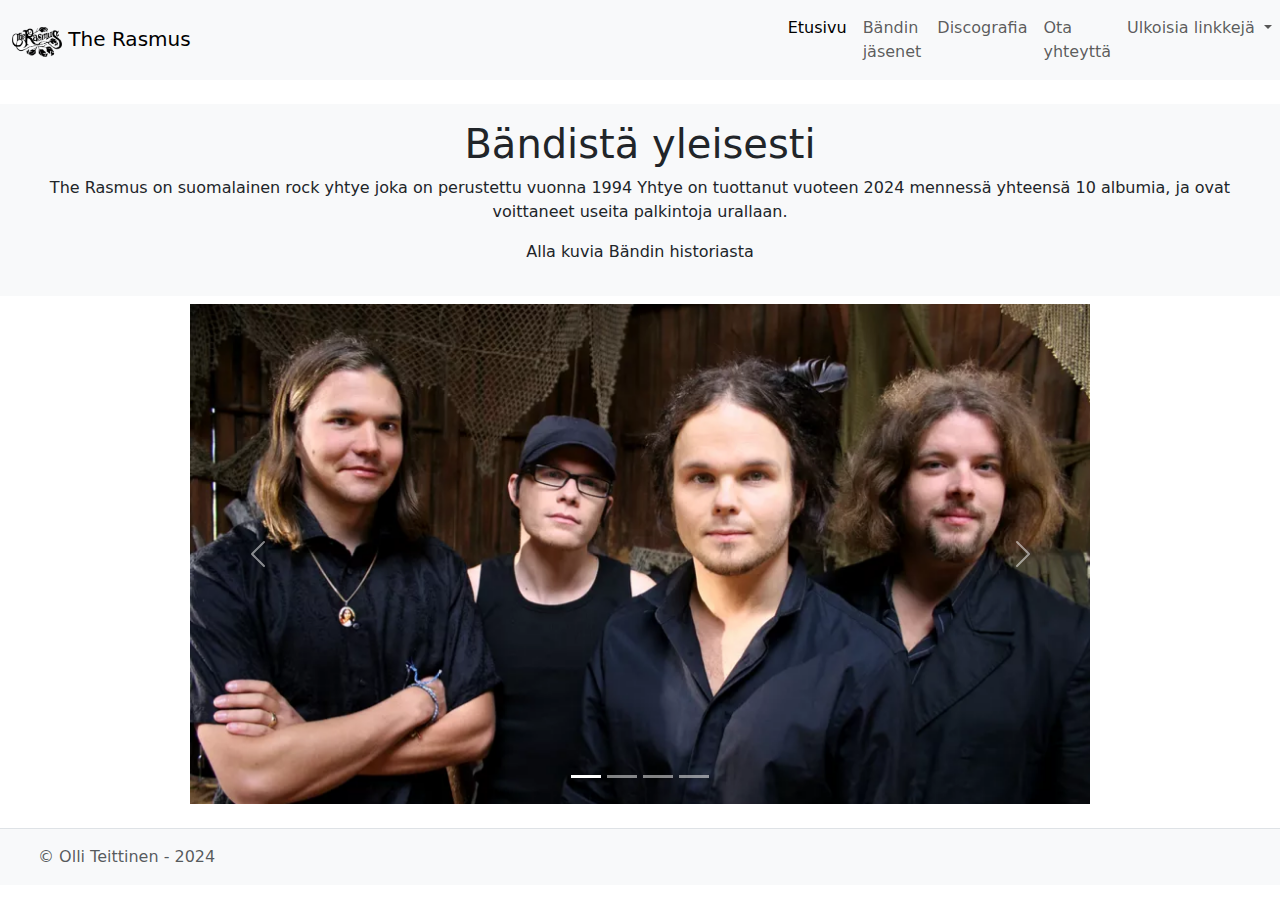
<file: index.html>
<!DOCTYPE html>
<HTML lang="fi">
    <head>
      <link href="styles/styles.css" rel="stylesheet">
        <title> The Rasmus </title>
        <link rel="icon" href="pics/The_Rasmus-logo-BDAB2E3931-seeklogo.com.png" type="image/x-icon"/>

        <!-- Required meta tags -->
        <meta charset="utf-8" />
        <meta
            name="viewport"
            content="width=device-width, initial-scale=1, shrink-to-fit=no" />


            <!-- Bootstrap v 5.4-->
        <link
            href="https://cdn.jsdelivr.net/npm/bootstrap@5.3.3/dist/css/bootstrap.min.css"
            rel="stylesheet"
            integrity="sha384-QWTKZyjpPEjISv5WaRU9OFeRpok6YctnYmDr5pNlyT2bRjXh0JMhjY6hW+ALEwIH"
            crossorigin="anonymous"
        />
    </head>

    <body class="tausta">
        <header>
          <nav class="navbar navbar-expand-lg navbar-light bg-light">
            <div class="container-fluid">
              <a class="navbar-brand" href="#">
                <img src="pics/The_Rasmus-logo-BDAB2E3931-seeklogo.com.png" alt="" width="50" height="30" class="d-inline-block align-text-top">
                The Rasmus
              </a>
            </div>
              <button class="navbar-toggler" type="button" data-bs-toggle="collapse" data-bs-target="#navbarNavDropdown" aria-controls="navbarNavDropdown" aria-expanded="false" aria-label="Toggle navigation">
                <span class="navbar-toggler-icon"></span>
              </button>
              <div class="collapse navbar-collapse" id="navbarNavDropdown">
                <ul class="navbar-nav">
                  <li class="nav-item">
                    <a class="nav-link active" aria-current="page" href="#">Etusivu</a>
                  </li>
                  <li class="nav-item">
                    <a class="nav-link" href="second.html">Bändin jäsenet</a>
                  </li>
                  <li class="nav-item">
                    <a class="nav-link" href="third.html">Discografia</a>
                  </li>
                  <li class="nav-item">
                    <a class="nav-link" href="fourth.html">Ota yhteyttä</a>
                  </li>
                  <li class="nav-item dropdown">
                    <a class="nav-link dropdown-toggle" href="#" id="navbarDropdownMenuLink" role="button" data-bs-toggle="dropdown" aria-expanded="false">
                      Ulkoisia linkkejä
                    </a>
                    <ul class="dropdown-menu" aria-labelledby="navbarDropdownMenuLink">
                      <li><a class="dropdown-item" target="_blank" href="https://therasmusmerch.com/">Fanituotteet</a></li>
                      <li><a class="dropdown-item" target="_blank" href="https://open.spotify.com/artist/76ptJV8617638xrpeoUtzl">Spotify sivu</a></li>
                      <li><a class="dropdown-item" href="#"></a></li>
                    </ul>
                  </li>
                </ul>
            </div>
          </nav>
        </header>
          <br>
          <div class="p-3 mb-2 bg-light text-dark">
          <h1 class="center">Bändistä yleisesti</h1>
          <p class="center">The Rasmus on suomalainen rock yhtye joka on perustettu vuonna 1994
          Yhtye on tuottanut vuoteen 2024 mennessä yhteensä 10 albumia, ja ovat voittaneet useita palkintoja urallaan.</p>
          <p class="center">Alla kuvia Bändin historiasta</p>
          </div>
          <div id="carouselExampleIndicators" class="carousel slide" data-bs-ride="carousel">
            <div class="carousel-indicators">
              <button type="button" data-bs-target="#carouselExampleIndicators" data-bs-slide-to="0" class="active" aria-current="true" aria-label="Slide 1"></button>
              <button type="button" data-bs-target="#carouselExampleIndicators" data-bs-slide-to="1" aria-label="Slide 2"></button>
              <button type="button" data-bs-target="#carouselExampleIndicators" data-bs-slide-to="2" aria-label="Slide 3"></button>
              <button type="button" data-bs-target="#carouselExampleIndicators" data-bs-slide-to="3" aria-label="Slide 4"></button>
            </div>
            <div class="carousel-inner">
              <div class="carousel-item active">
                <img src="pics/indexcarousel/rasmus4.jpg" class="d-block w-100 carousel-img" alt="Bändikuva 1">
              </div>
              <div class="carousel-item">
                <img src="pics/indexcarousel/rasmus5.jpg" class="d-block w-100 carousel-img" alt="Bändikuva 2">
              </div>
              <div class="carousel-item">
                <img src="pics/indexcarousel/rasmus6.jpg" class="d-block w-100 carousel-img" alt="Bändikuva 3">
              </div>
              <div class="carousel-item">
                <img src="pics/indexcarousel/rasmus7.jpg" class="d-block w-100 carousel-img" alt="Bändikuva 4">
              </div>
            </div>
            <button class="carousel-control-prev" type="button" data-bs-target="#carouselExampleIndicators" data-bs-slide="prev">
              <span class="carousel-control-prev-icon" aria-hidden="true"></span>
              <span class="visually-hidden">Previous</span>
            </button>
            <button class="carousel-control-next" type="button" data-bs-target="#carouselExampleIndicators" data-bs-slide="next">
              <span class="carousel-control-next-icon" aria-hidden="true"></span>
              <span class="visually-hidden">Next</span>
            </button>
          </div>
        <footer class="d-flex flex-wrap justify-content-between align-items-center py-3 my-4 border-top footer">
          <div class="col-md-4 d-flex align-items-center">
      <a href="/" class="mb-3 me-2 mb-md-0 text-body-secondary text-decoration-none lh-1">
        <svg class="bi" width="30" height="24"><use xlink:href="#bootstrap"></use></svg>
      </a>
      <span class="mb-3 mb-md-0 text-body-secondary center">© Olli Teittinen - 2024</span>
    </div>
        </footer>
        <!-- Bootstrap JavaScript Libraries -->
        <script
        src="https://cdn.jsdelivr.net/npm/bootstrap@5.3.3/dist/js/bootstrap.bundle.min.js" 
        integrity="sha384-YvpcrYf0tY3lHB60NNkmXc5s9fDVZLESaAA55NDzOxhy9GkcIdslK1eN7N6jIeHz" 
        crossorigin="anonymous">
        </script>
    </body>
</html>
</file>
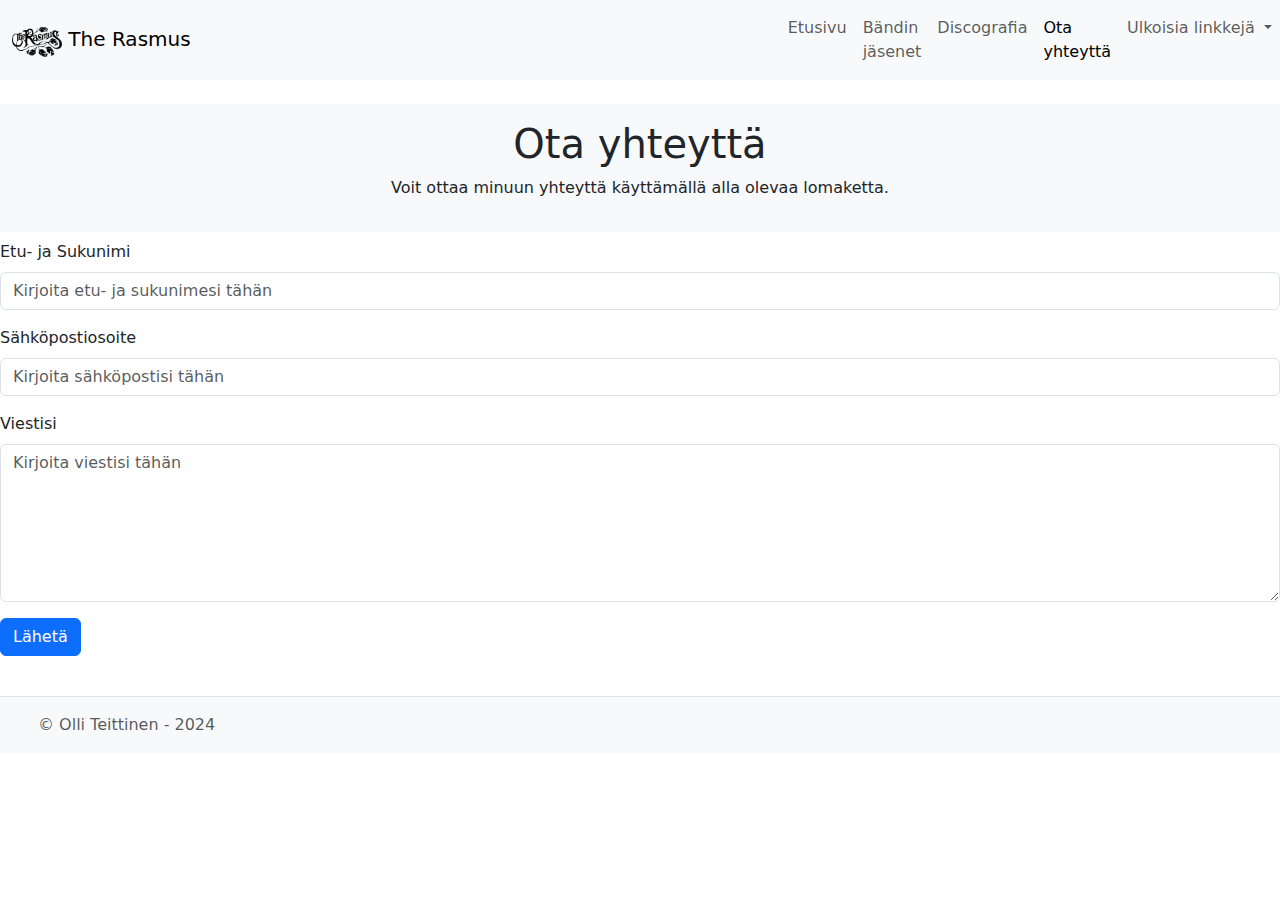
<file: fourth.html>
<!DOCTYPE html>
<HTML lang="fi">
    <head>
      <link href="styles/styles.css" rel="stylesheet">
        <title> The Rasmus </title>
        <link rel="icon" href="pics/The_Rasmus-logo-BDAB2E3931-seeklogo.com.png" type="image/x-icon"/>

        <!-- Required meta tags -->
        <meta charset="utf-8" />
        <meta
            name="viewport"
            content="width=device-width, initial-scale=1, shrink-to-fit=no" />


            <!-- Bootstrap v 5.4-->
        <link
            href="https://cdn.jsdelivr.net/npm/bootstrap@5.3.3/dist/css/bootstrap.min.css"
            rel="stylesheet"
            integrity="sha384-QWTKZyjpPEjISv5WaRU9OFeRpok6YctnYmDr5pNlyT2bRjXh0JMhjY6hW+ALEwIH"
            crossorigin="anonymous"
        />
    </head>

    <body class="tausta">
        <header>
          <nav class="navbar navbar-expand-lg navbar-light bg-light">
            <div class="container-fluid">
              <a class="navbar-brand" href="#">
                <img src="pics/The_Rasmus-logo-BDAB2E3931-seeklogo.com.png" alt="" width="50" height="30" class="d-inline-block align-text-top">
                The Rasmus
              </a>
            </div>
              <button class="navbar-toggler" type="button" data-bs-toggle="collapse" data-bs-target="#navbarNavDropdown" aria-controls="navbarNavDropdown" aria-expanded="false" aria-label="Toggle navigation">
                <span class="navbar-toggler-icon"></span>
              </button>
              <div class="collapse navbar-collapse" id="navbarNavDropdown">
                <ul class="navbar-nav">
                  <li class="nav-item">
                    <a class="nav-link" aria-current="page" href="index.html">Etusivu</a>
                  </li>
                  <li class="nav-item">
                    <a class="nav-link" href="second.html">Bändin jäsenet</a>
                  </li>
                  <li class="nav-item">
                    <a class="nav-link" href="third.html">Discografia</a>
                  </li>
                  <li class="nav-item">
                    <a class="nav-link active" href="fourth.html">Ota yhteyttä</a>
                  </li>
                  <li class="nav-item dropdown">
                    <a class="nav-link dropdown-toggle" href="#" id="navbarDropdownMenuLink" role="button" data-bs-toggle="dropdown" aria-expanded="false">
                      Ulkoisia linkkejä
                    </a>
                    <ul class="dropdown-menu" aria-labelledby="navbarDropdownMenuLink">
                      <li><a class="dropdown-item" target="_blank" href="https://therasmusmerch.com/">Fanituotteet</a></li>
                      <li><a class="dropdown-item" target="_blank" href="https://open.spotify.com/artist/76ptJV8617638xrpeoUtzl">Spotify sivu</a></li>
                      <li><a class="dropdown-item" href="#"></a></li>
                    </ul>
                  </li>
                </ul>
            </div>
          </nav>
        </header>
          <br>
          <div class="p-3 mb-2 bg-light text-dark">
          <h1 class="center">Ota yhteyttä</h1>
          <p class="center">Voit ottaa minuun yhteyttä käyttämällä alla olevaa lomaketta.</p>
          </div>
          <div class="mb-3">
            <label for="fname" class="form-label">Etu- ja Sukunimi</label>
            <input type="text" class="form-control" id="fname" placeholder="Kirjoita etu- ja sukunimesi tähän">
          </div>
          <div class="mb-3">
            <label for="email" class="form-label">Sähköpostiosoite</label>
            <input type="email" class="form-control" id="email" placeholder="Kirjoita sähköpostisi tähän">
          </div>
          <div class="mb-3">
            <label for="text" class="form-label">Viestisi</label>
            <textarea class="form-control" id="text" placeholder="Kirjoita viestisi tähän" rows="6"></textarea>
          </div>
          <div class="col-auto">
            <button type="submit" class="btn btn-primary mb-3">Lähetä</button>
          </div>
        <footer class="d-flex flex-wrap justify-content-between align-items-center py-3 my-4 border-top footer">
          <div class="col-md-4 d-flex align-items-center">
      <a href="/" class="mb-3 me-2 mb-md-0 text-body-secondary text-decoration-none lh-1">
        <svg class="bi" width="30" height="24"><use xlink:href="#bootstrap"></use></svg>
      </a>
      <span class="mb-3 mb-md-0 text-body-secondary center">© Olli Teittinen - 2024</span>
    </div>
        </footer>
        <!-- Bootstrap JavaScript Libraries -->
        <script
        src="https://cdn.jsdelivr.net/npm/bootstrap@5.3.3/dist/js/bootstrap.bundle.min.js" 
        integrity="sha384-YvpcrYf0tY3lHB60NNkmXc5s9fDVZLESaAA55NDzOxhy9GkcIdslK1eN7N6jIeHz" 
        crossorigin="anonymous">
        </script>
    </body>
</html>
</file>
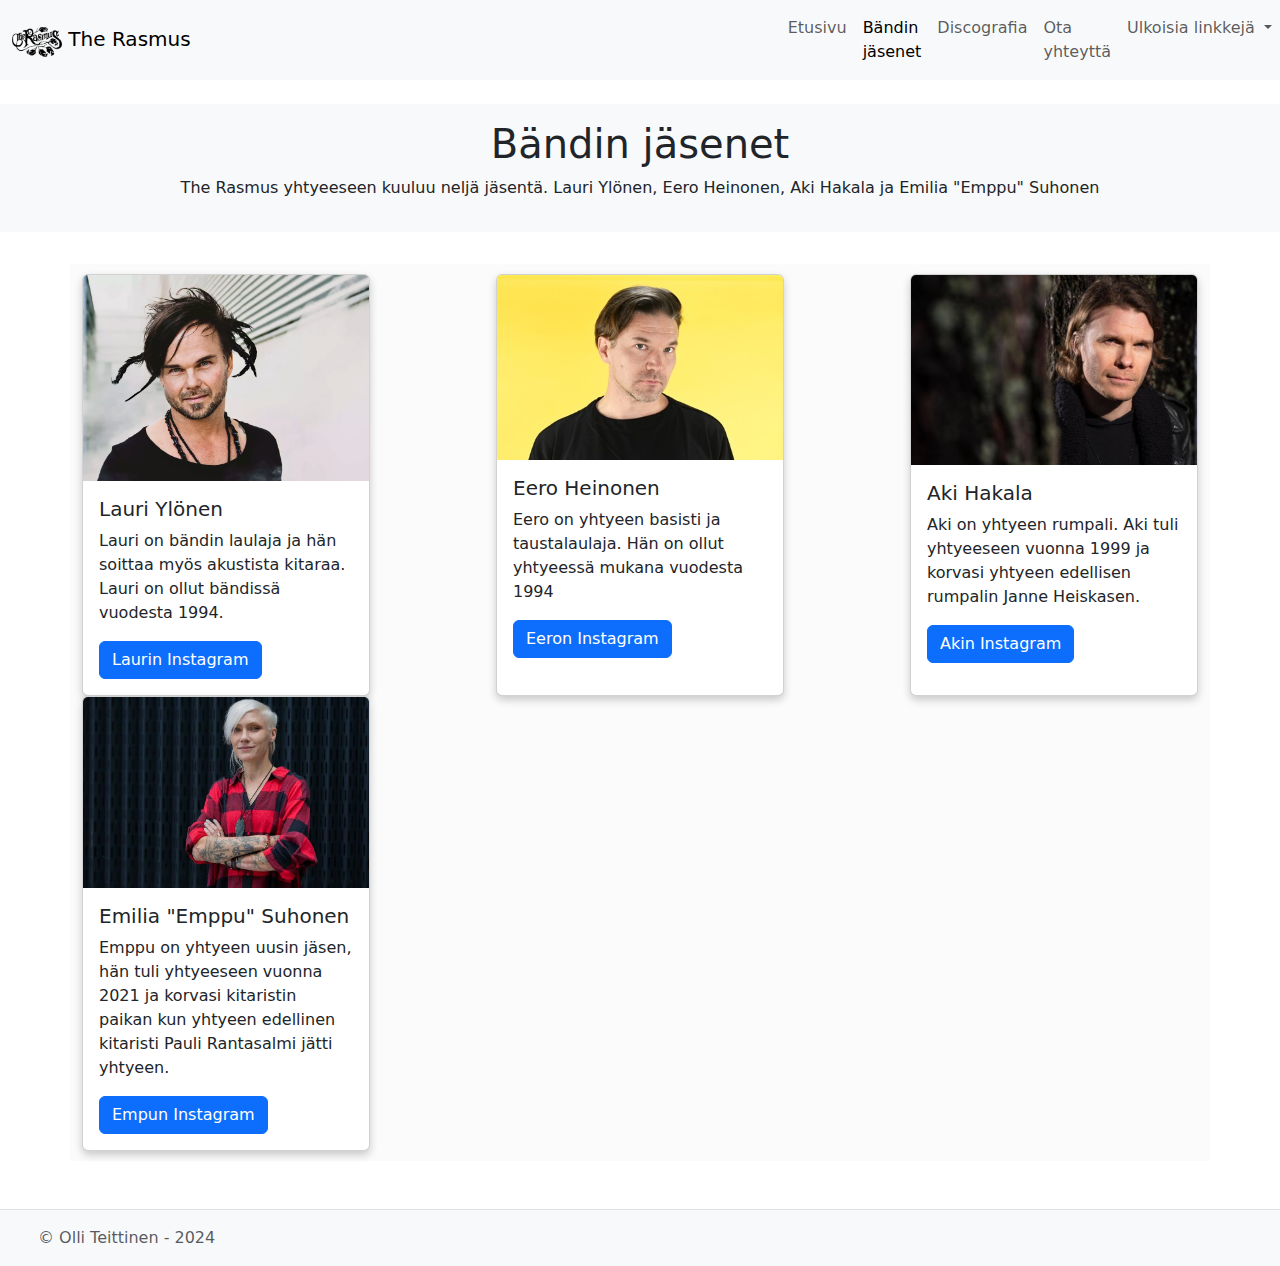
<file: second.html>
<!DOCTYPE html>
<HTML lang="fi">
    <head>
      <link href="styles/styles.css" rel="stylesheet">
        <title> The Rasmus </title>
        <link rel="icon" href="pics/The_Rasmus-logo-BDAB2E3931-seeklogo.com.png" type="image/x-icon"/>

        <!-- Required meta tags -->
        <meta charset="utf-8" />
        <meta
            name="viewport"
            content="width=device-width, initial-scale=1, shrink-to-fit=no" />


            <!-- Bootstrap v 5.4-->
        <link
            href="https://cdn.jsdelivr.net/npm/bootstrap@5.3.3/dist/css/bootstrap.min.css"
            rel="stylesheet"
            integrity="sha384-QWTKZyjpPEjISv5WaRU9OFeRpok6YctnYmDr5pNlyT2bRjXh0JMhjY6hW+ALEwIH"
            crossorigin="anonymous"
        />
    </head>

    <body class="tausta">
        <header>
          <nav class="navbar navbar-expand-lg navbar-light bg-light">
            <div class="container-fluid">
              <a class="navbar-brand" href="#">
                <img src="pics/The_Rasmus-logo-BDAB2E3931-seeklogo.com.png" alt="" width="50" height="30" class="d-inline-block align-text-top">
                The Rasmus
              </a>
            </div>
              <button class="navbar-toggler" type="button" data-bs-toggle="collapse" data-bs-target="#navbarNavDropdown" aria-controls="navbarNavDropdown" aria-expanded="false" aria-label="Toggle navigation">
                <span class="navbar-toggler-icon"></span>
              </button>
              <div class="collapse navbar-collapse" id="navbarNavDropdown">
                <ul class="navbar-nav">
                  <li class="nav-item">
                    <a class="nav-link" aria-current="page" href="index.html">Etusivu</a>
                  </li>
                  <li class="nav-item">
                    <a class="nav-link active" href="second.html">Bändin jäsenet</a>
                  </li>
                  <li class="nav-item">
                    <a class="nav-link" href="third.html">Discografia</a>
                  </li>
                  <li class="nav-item">
                    <a class="nav-link" href="fourth.html">Ota yhteyttä</a>
                  </li>
                  <li class="nav-item dropdown">
                    <a class="nav-link dropdown-toggle" href="#" id="navbarDropdownMenuLink" role="button" data-bs-toggle="dropdown" aria-expanded="false">
                      Ulkoisia linkkejä
                    </a>
                    <ul class="dropdown-menu" aria-labelledby="navbarDropdownMenuLink">
                      <li><a class="dropdown-item" target="_blank" href="https://therasmusmerch.com/">Fanituotteet</a></li>
                      <li><a class="dropdown-item" target="_blank" href="https://open.spotify.com/artist/76ptJV8617638xrpeoUtzl">Spotify sivu</a></li>
                      <li><a class="dropdown-item" href="#"></a></li>
                    </ul>
                  </li>
                </ul>
            </div>
          </nav>
        </header>
          <br>
          <div class="p-3 mb-2 bg-light text-dark">
          <h1 class="center">Bändin jäsenet</h1>
          <p class="center">The Rasmus yhtyeeseen kuuluu neljä jäsentä. Lauri Ylönen, Eero Heinonen, Aki Hakala ja Emilia "Emppu" Suhonen</p>
          </div>
          <div class="container my-4">
            <div class="d-flex flex-wrap justify-content-between">
              <div class="card" style="width: 18rem;">
                <img src="pics/Jäsenet/LauriYlönen.jpg" class="card-img-top" alt="Lauri Kuva">
                <div class="card-body">
                  <h5 class="card-title">Lauri Ylönen</h5>
                  <p class="card-text">Lauri on bändin laulaja ja hän soittaa myös akustista kitaraa. Lauri on ollut bändissä vuodesta 1994.</p>
                  <a href="https://www.instagram.com/lauriylonenofficial/?hl=fi" target="_blank" class="btn btn-primary">Laurin Instagram</a>
                </div>
              </div>
          
              <div class="card" style="width: 18rem;">
                <img src="pics/Jäsenet/EeroHeinonen.jpg" class="card-img-top" alt="Eero Kuva">
                <div class="card-body">
                  <h5 class="card-title">Eero Heinonen</h5>
                  <p class="card-text">Eero on yhtyeen basisti ja taustalaulaja. Hän on ollut yhtyeessä mukana vuodesta 1994</p>
                  <a href="https://www.instagram.com/eero_hei/?hl=fi" target="_blank" class="btn btn-primary">Eeron Instagram</a>
                </div>
              </div>
          
              <div class="card" style="width: 18rem;">
                <img src="pics/Jäsenet/AkiHakala.jpg" class="card-img-top" alt="Aki Kuva">
                <div class="card-body">
                  <h5 class="card-title">Aki Hakala</h5>
                  <p class="card-text">Aki on yhtyeen rumpali. Aki tuli yhtyeeseen vuonna 1999 ja korvasi yhtyeen edellisen rumpalin Janne Heiskasen.</p>
                  <a href="https://www.instagram.com/akihakalaofficial/" target="_blank" class="btn btn-primary">Akin Instagram</a>
                </div>
              </div>
          
              <div class="card" style="width: 18rem;">
                <img src="pics/Jäsenet/EmppuSuhonen.jpg" class="card-img-top" alt="Emppu kuva">
                <div class="card-body">
                  <h5 class="card-title">Emilia "Emppu" Suhonen</h5>
                  <p class="card-text">Emppu on yhtyeen uusin jäsen, hän tuli yhtyeeseen vuonna 2021 ja korvasi kitaristin paikan kun yhtyeen edellinen kitaristi Pauli Rantasalmi jätti yhtyeen.</p>
                  <a href="https://www.instagram.com/emppu_suhonen/" target="_blank" class="btn btn-primary">Empun Instagram</a>
                </div>
              </div>
            </div>
          </div>
          
        <footer class="d-flex flex-wrap justify-content-between align-items-center py-3 my-4 border-top footer">
          <div class="col-md-4 d-flex align-items-center">
      <a href="/" class="mb-3 me-2 mb-md-0 text-body-secondary text-decoration-none lh-1">
        <svg class="bi" width="30" height="24"><use xlink:href="#bootstrap"></use></svg>
      </a>
      <span class="mb-3 mb-md-0 text-body-secondary center">© Olli Teittinen - 2024</span>
    </div>
        </footer>
        <!-- Bootstrap JavaScript Libraries -->
        <script
        src="https://cdn.jsdelivr.net/npm/bootstrap@5.3.3/dist/js/bootstrap.bundle.min.js" 
        integrity="sha384-YvpcrYf0tY3lHB60NNkmXc5s9fDVZLESaAA55NDzOxhy9GkcIdslK1eN7N6jIeHz" 
        crossorigin="anonymous">
        </script>
    </body>
</html>
</file>
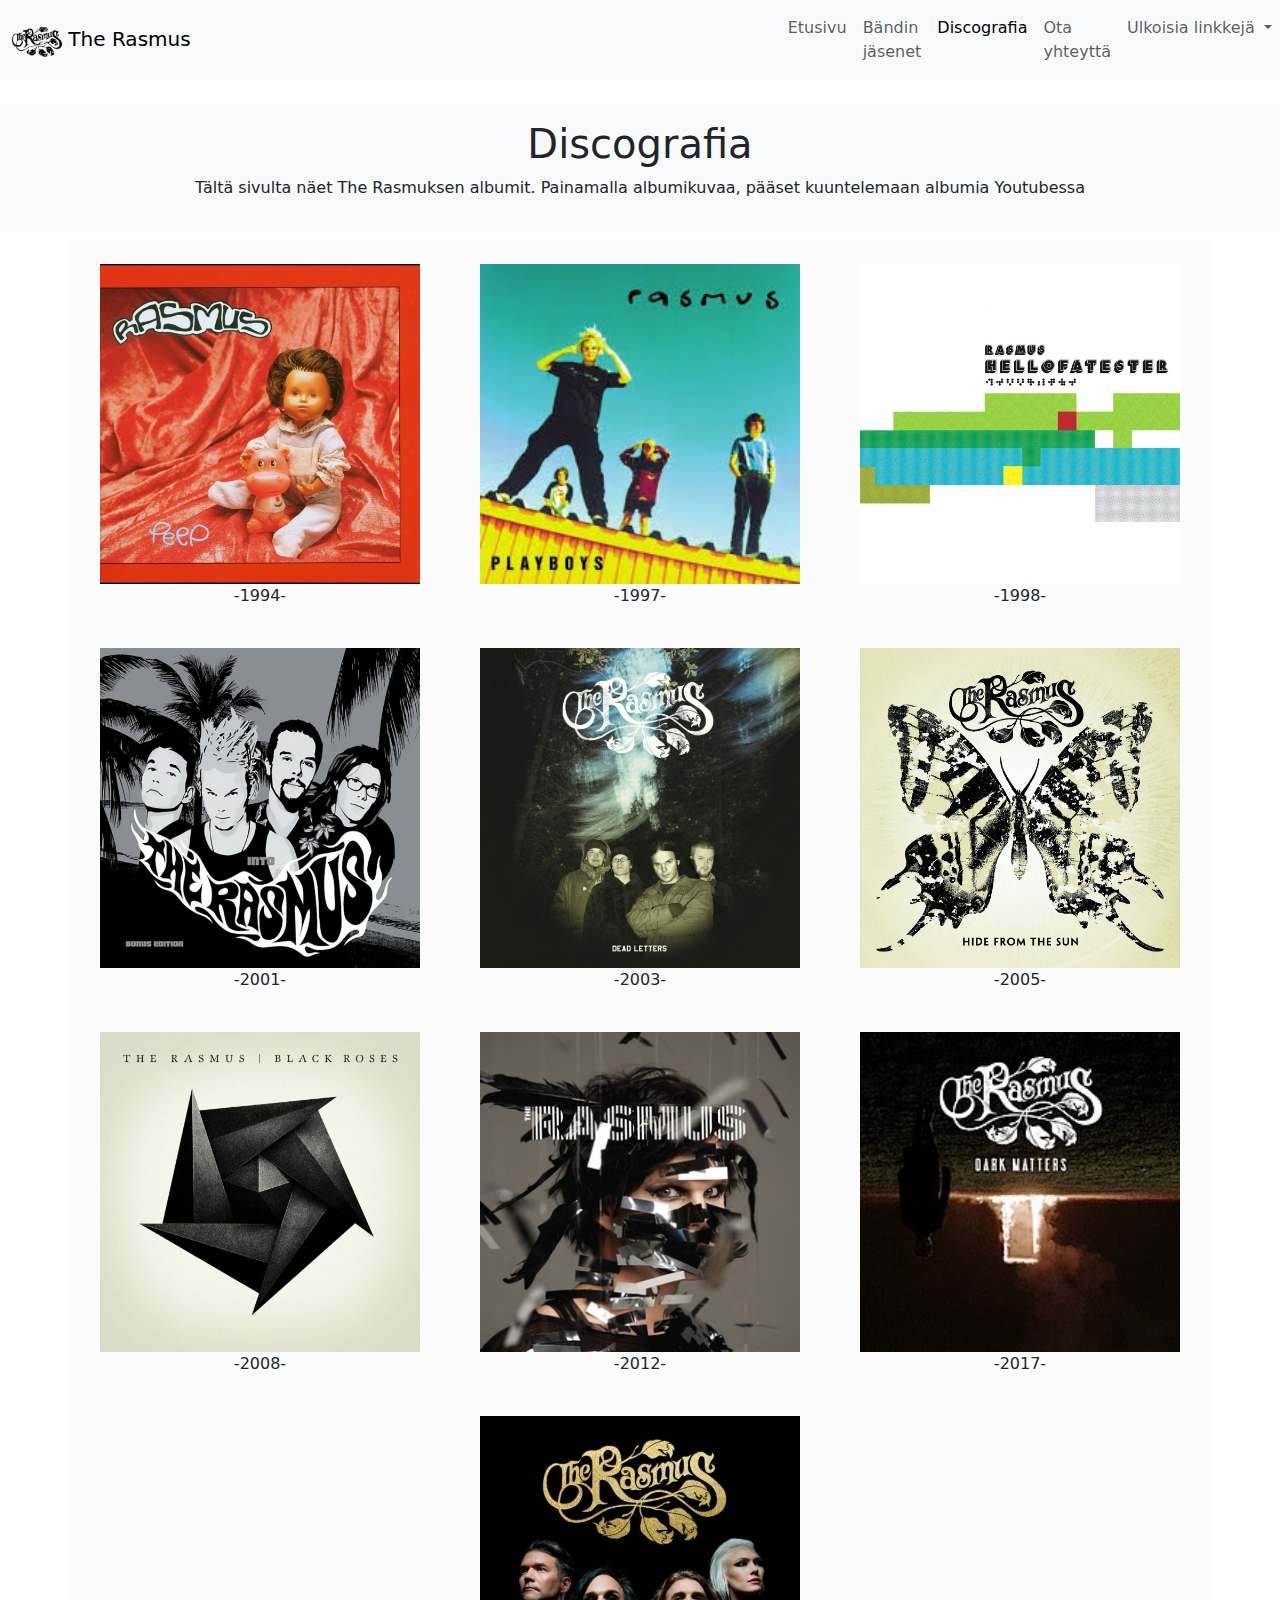
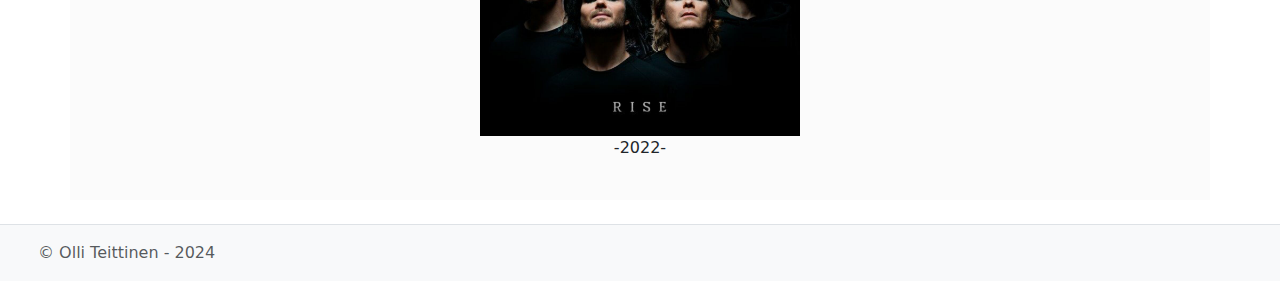
<file: third.html>
<!DOCTYPE html>
<HTML lang="fi">
    <head>
      <link href="styles/styles.css" rel="stylesheet">
        <title> The Rasmus </title>
        <link rel="icon" href="pics/The_Rasmus-logo-BDAB2E3931-seeklogo.com.png" type="image/x-icon"/>

        <!-- Required meta tags -->
        <meta charset="utf-8" />
        <meta
            name="viewport"
            content="width=device-width, initial-scale=1, shrink-to-fit=no" />


            <!-- Bootstrap v 5.4-->
        <link
            href="https://cdn.jsdelivr.net/npm/bootstrap@5.3.3/dist/css/bootstrap.min.css"
            rel="stylesheet"
            integrity="sha384-QWTKZyjpPEjISv5WaRU9OFeRpok6YctnYmDr5pNlyT2bRjXh0JMhjY6hW+ALEwIH"
            crossorigin="anonymous"
        />
    </head>

    <body class="tausta">
        <header>
          <nav class="navbar navbar-expand-lg navbar-light bg-light">
            <div class="container-fluid">
              <a class="navbar-brand" href="#">
                <img src="pics/The_Rasmus-logo-BDAB2E3931-seeklogo.com.png" alt="The Rasmus logo" width="50" height="30" class="d-inline-block align-text-top">
                The Rasmus
              </a>
            </div>
              <button class="navbar-toggler" type="button" data-bs-toggle="collapse" data-bs-target="#navbarNavDropdown" aria-controls="navbarNavDropdown" aria-expanded="false" aria-label="Toggle navigation">
                <span class="navbar-toggler-icon"></span>
              </button>
              <div class="collapse navbar-collapse" id="navbarNavDropdown">
                <ul class="navbar-nav">
                  <li class="nav-item">
                    <a class="nav-link" aria-current="page" href="index.html">Etusivu</a>
                  </li>
                  <li class="nav-item">
                    <a class="nav-link" href="second.html">Bändin jäsenet</a>
                  </li>
                  <li class="nav-item">
                    <a class="nav-link active" href="third.html">Discografia</a>
                  </li>
                  <li class="nav-item">
                    <a class="nav-link" href="fourth.html">Ota yhteyttä</a>
                  </li>
                  <li class="nav-item dropdown">
                    <a class="nav-link dropdown-toggle" href="#" id="navbarDropdownMenuLink" role="button" data-bs-toggle="dropdown" aria-expanded="false">
                      Ulkoisia linkkejä
                    </a>
                    <ul class="dropdown-menu" aria-labelledby="navbarDropdownMenuLink">
                      <li><a class="dropdown-item" target="_blank" href="https://therasmusmerch.com/">Fanituotteet</a></li>
                      <li><a class="dropdown-item" target="_blank" href="https://open.spotify.com/artist/76ptJV8617638xrpeoUtzl">Spotify sivu</a></li>
                      <li><a class="dropdown-item" href="#"></a></li>
                    </ul>
                  </li>
                </ul>
            </div>
          </nav>
        </header>
          <br>
          <div class="p-3 mb-2 bg-light text-dark">
          <h1 class="center">Discografia</h1>
          <p class="center">Tältä sivulta näet The Rasmuksen albumit. Painamalla albumikuvaa, pääset kuuntelemaan albumia Youtubessa</p>
          </div>
          <div class="container py-4">
            <div class="row row-cols-1 row-cols-sm-2 row-cols-md-3 g-4">
              
              <div class="col text-center">
                <a href="https://www.youtube.com/watch?v=fiHD_TLTAAE&list=PLF0yIDuA63HU0YZX6CKT0N2xQWQA4cRUp" target="_blank">
                  <img src="pics/Albumit/Peep.jpg" alt="Peep Album" class="img-fluid albumsize">
                </a>
                <p>-1994-</p>
              </div>
          
              
              <div class="col text-center">
                <a href="https://www.youtube.com/watch?v=bfVX9eaaEVU&list=PLF0yIDuA63HUZpgppq7bOog9KS484-5-x" target="_blank">
                  <img src="pics/Albumit/Playboys.jpeg" alt="Playboys Album" class="img-fluid albumsize">
                </a>
                <p>-1997-</p>
              </div>
          
              
              <div class="col text-center">
                <a href="https://www.youtube.com/watch?v=PKyDT_esp8w&list=PLLVjvPKjKFuESOJ-SiTKqSggpVzGp2Bax" target="_blank">
                  <img src="pics/Albumit/HellofAtester.jpg" alt="HellofaTester Album" class="img-fluid albumsize">
                </a>
                <p>-1998-</p>
              </div>
          
              
              <div class="col text-center">
                <a href="https://www.youtube.com/watch?v=wjbP7VMJpeM&list=PL_lEpAy_8J0cJ9rvJoRs_h5sdEuZdaSDk" target="_blank">
                  <img src="pics/Albumit/Into.jpg" alt="Into Album" class="img-fluid albumsize">
                </a>
                <p>-2001-</p>
              </div>
          
              
              <div class="col text-center">
                <a href="https://www.youtube.com/watch?v=ObaG9akgIZg&list=PLLVjvPKjKFuHIhn2tkqYAz71RSdOiSRfz" target="_blank">
                  <img src="pics/Albumit/DeadLetters.jpg" alt="DeadLetters Album" class="img-fluid albumsize">
                </a>
                <p>-2003-</p>
              </div>
          
             
              <div class="col text-center">
                <a href="https://www.youtube.com/watch?v=QNVSu9mkFUo&list=PLLVjvPKjKFuGkEdvMMf6CpzhNlspyiLdt" target="_blank">
                  <img src="pics/Albumit/hidefromthesun.jpg" alt="Hide From The Sun Album" class="img-fluid albumsize">
                </a>
                <p>-2005-</p>
              </div>
          
              
              <div class="col text-center">
                <a href="https://www.youtube.com/watch?v=CKxjYD6z0lU&list=PLF0yIDuA63HUA_ksREo7sodnInm2fejGj" target="_blank">
                  <img src="pics/Albumit/BlackRoses.jpg" alt="BlackRoses Album" class="img-fluid albumsize">
                </a>
                <p>-2008-</p>
              </div>
          
              
              <div class="col text-center">
                <a href="https://www.youtube.com/watch?v=ABH7bWmMWUU&list=PLd66AvxFI27uJ5soL2FgJ0ZtZviE6rjXP" target="_blank">
                  <img src="pics/Albumit/TheRasmus.jpg" alt="The Rasmus Album" class="img-fluid albumsize">
                </a>
                <p>-2012-</p>
              </div>
          
              
              <div class="col text-center">
                <a href="https://www.youtube.com/watch?v=C9pGDU3upks&list=PLF0yIDuA63HW8q3C4OGq9ll6Ok6ihI2w1" target="_blank">
                  <img src="pics/Albumit/Darkmatters.jpg" alt="Dark Matters Album" class="img-fluid albumsize">
                </a>
                <p>-2017-</p>
              </div>
            </div>
          
            
            <div class="row mt-4">
              <div class="col text-center">
                <a href="https://www.youtube.com/watch?v=McHbRsrV9p8&list=PL67cMGyeB5sHUQozekc9aEeLDW3vXtmBF" target="_blank">
                  <img src="pics/Albumit/Rise.jpg" alt="Rise Album" class="img-fluid albumsize">
                </a>
                <p>-2022-</p>
              </div>
            </div>
          </div>
          
          
        <footer class="d-flex flex-wrap justify-content-between align-items-center py-3 my-4 border-top footer">
          <div class="col-md-4 d-flex align-items-center">
      <a href="/" class="mb-3 me-2 mb-md-0 text-body-secondary text-decoration-none lh-1">
        <svg class="bi" width="30" height="24"><use xlink:href="#bootstrap"></use></svg>
      </a>
      <span class="mb-3 mb-md-0 text-body-secondary center">© Olli Teittinen - 2024</span>
    </div>
        </footer>
        <!-- Bootstrap JavaScript Libraries -->
        <script
        src="https://cdn.jsdelivr.net/npm/bootstrap@5.3.3/dist/js/bootstrap.bundle.min.js" 
        integrity="sha384-YvpcrYf0tY3lHB60NNkmXc5s9fDVZLESaAA55NDzOxhy9GkcIdslK1eN7N6jIeHz" 
        crossorigin="anonymous">
        </script>
    </body>
</html>
</file>
<file: styles/styles.css>
html, body {
    height: 100%;
    margin: 0;
}

body {
    display: flex;
    flex-direction: column;
}


.tausta {
    flex: 1;
}


.footer {
    background-color: #f8f9fa;
    text-align: center;
    padding: 1rem 0;
    border-top: 1px solid #dee2e6;

}

.center {
    text-align: center;
}


  .jasen {
    padding-left: 15px;

  }

  .container {
    background-color:#FBFBFB;
    padding: 10px;
    justify-content: left;

  }
    
  .test {
    text-align: right;
  }

  
  .img {
    max-width: 100%;
    max-height:100%;
  }
  
  .text {
    font-size: 20px;
    padding-left: 20px;
    text-align: center;
  }

  .centerimg {
    display: block;
    margin-left: auto;
    margin-right: auto;
    width: 50%;
  }

  .imgpadding {
  padding-bottom: 15px;
}

.albumcontainer {
    background-color:#FBFBFB;
    padding: 10px;
    align-items: center;
    justify-content: center;
    width: 100%;
}


.albumsize {
  width: 320px;
  height: 320px;
}

.prelative {
  position: relative;
  left: 500px;
  bottom: 175px;
}

.card {
  box-shadow: 0 4px 8px 0 rgba(0,0,0,0.2);
  transition: 0.3s;
  width: 40%;
}

.card:hover {
  box-shadow: 0 8px 16px 0 rgba(0,0,0,0.2);
}



.carousel {
  max-width: 900px;
  margin: auto; 
}

.carousel-inner {
  height: 500px; 
}


.carousel-img {
  height: 100%;
  object-fit: cover; 
}


.carousel-control-prev,
.carousel-control-next {
  padding: 10px;
}


.carousel-indicators button {
  background-color: rgba(0, 0, 0, 0.5);
}
.carousel-indicators .active {
  background-color: rgba(255, 255, 255, 0.8);
}
</file>
